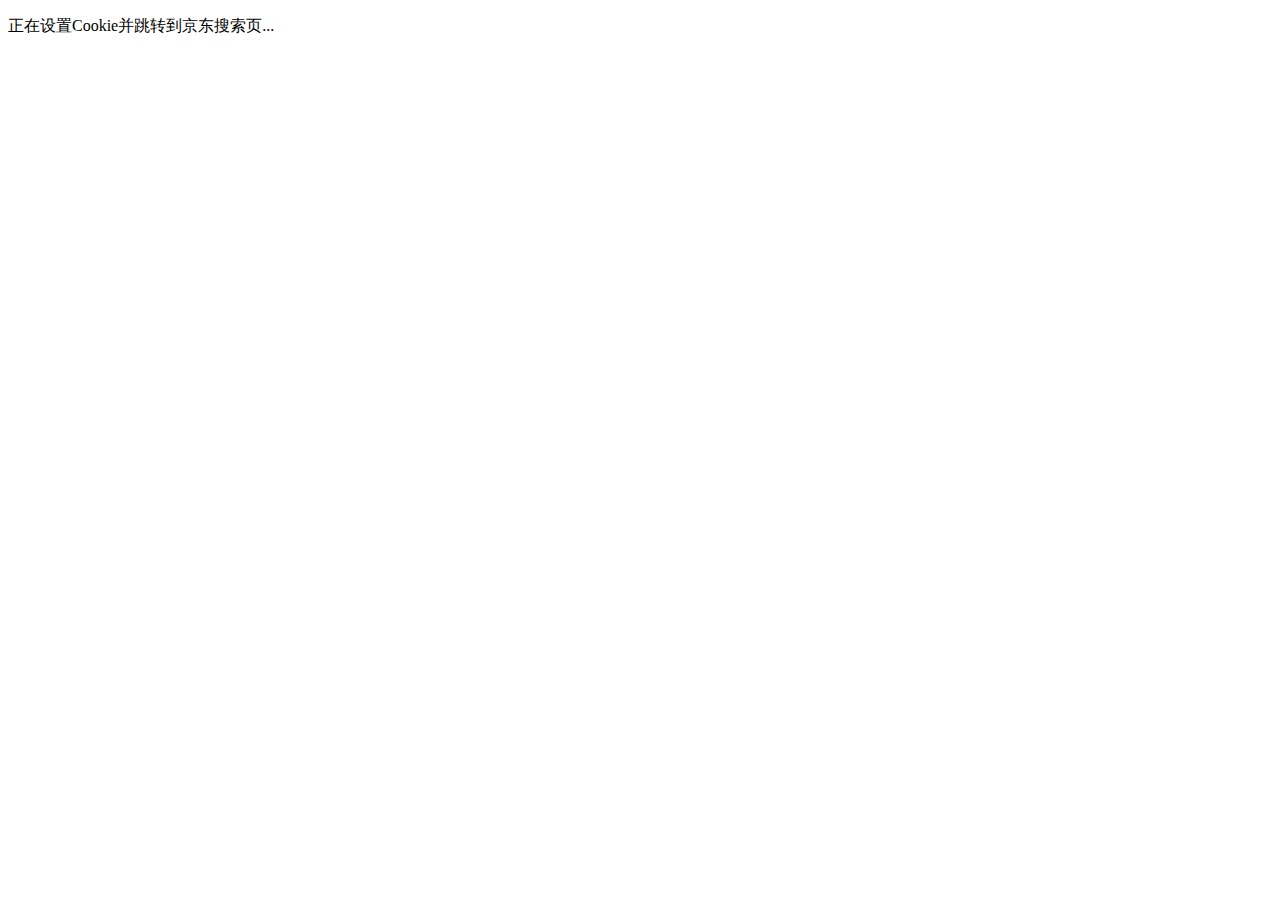
<file: Test.html>
<!DOCTYPE html>
<html>
<head>
    <meta charset="UTF-8">
    <title>京东搜索</title>
</head>
<body>
<script>
// 设置Cookie的函数
function setCookies() {
    // 从您提供的Cookie中提取关键部分
    const cookieList = [
        "__jdv=76161171|direct|-|none|-|1765517374914; domain=.jd.com; path=/",
        "__jdu=17655173749131810095648; domain=.jd.com; path=/",
        "pin=jd_lCpwaiFspXEC; domain=.jd.com; path=/",
        "pinId=8SHaZmgmZP84BXEb1KPk3Q; domain=.jd.com; path=/",
        "unick=gt9ar424jr5si7; domain=.jd.com; path=/",
        "_tp=a%2FUzM1R%2FwEJUYWCy9w7LjA%3D%3D; domain=.jd.com; path=/",
        "areaId=1; domain=.jd.com; path=/",
        "ipLoc-djd=1-2800-0-0; domain=.jd.com; path=/",
        "shshshfpa=79f2f482-2adb-cfa9-8197-cab37da61882-1765517377; domain=.jd.com; path=/",
        "TrackID=16ENJG0OUgFW3Q-1MglFfjfwjAV3m_MhIFZLgQvGXGzJec2Y7fymrYHz4NPktzFJLwqb0uYDn2p-c4cx39CSpuhNEQ6u4xSSGJe_aC9bE4Sg; domain=.jd.com; path=/",
        "thor=[base64]; domain=.jd.com; path=/",
        "__jda=76161171.17655173749131810095648.1765517375.1765517375.1765517375.1; domain=.jd.com; path=/",
        "guid=965dd2925aed68a95c0c4a2eaa5afbd31cc7bc691713aac21051244f36274033; domain=.jd.com; path=/",
        "sdtoken=AAbEsBpEIOVjqTAKCQtvQu17g0Qv2JriNuiZA95x-t0HAHPnn1wJFBuZ1vudCTQqXHHrsWM9KL2BTfJH-xuybFoFCzKWhfFKCTQu7w5rBbmFczdLGOwygezCx96YI5Hsx4S5Olzo0QiVVoSGhlKaqS0KJRu8zg; domain=.jd.com; path=/"
    ];

    // 设置每个Cookie
    cookieList.forEach(cookieStr => {
        document.cookie = cookieStr;
    });

    console.log("Cookie设置完成，准备跳转...");

    // 延迟跳转，确保Cookie生效
    setTimeout(() => {
        window.location.href = "https://search.jd.com/Search?keyword=MacPro&enc=utf-8&wq=MacPro&page=1";
    }, 1000);
}

// 页面加载时执行
window.onload = function() {
    setCookies();
};
</script>
<p>正在设置Cookie并跳转到京东搜索页...</p>
</body>
</html>
</file>
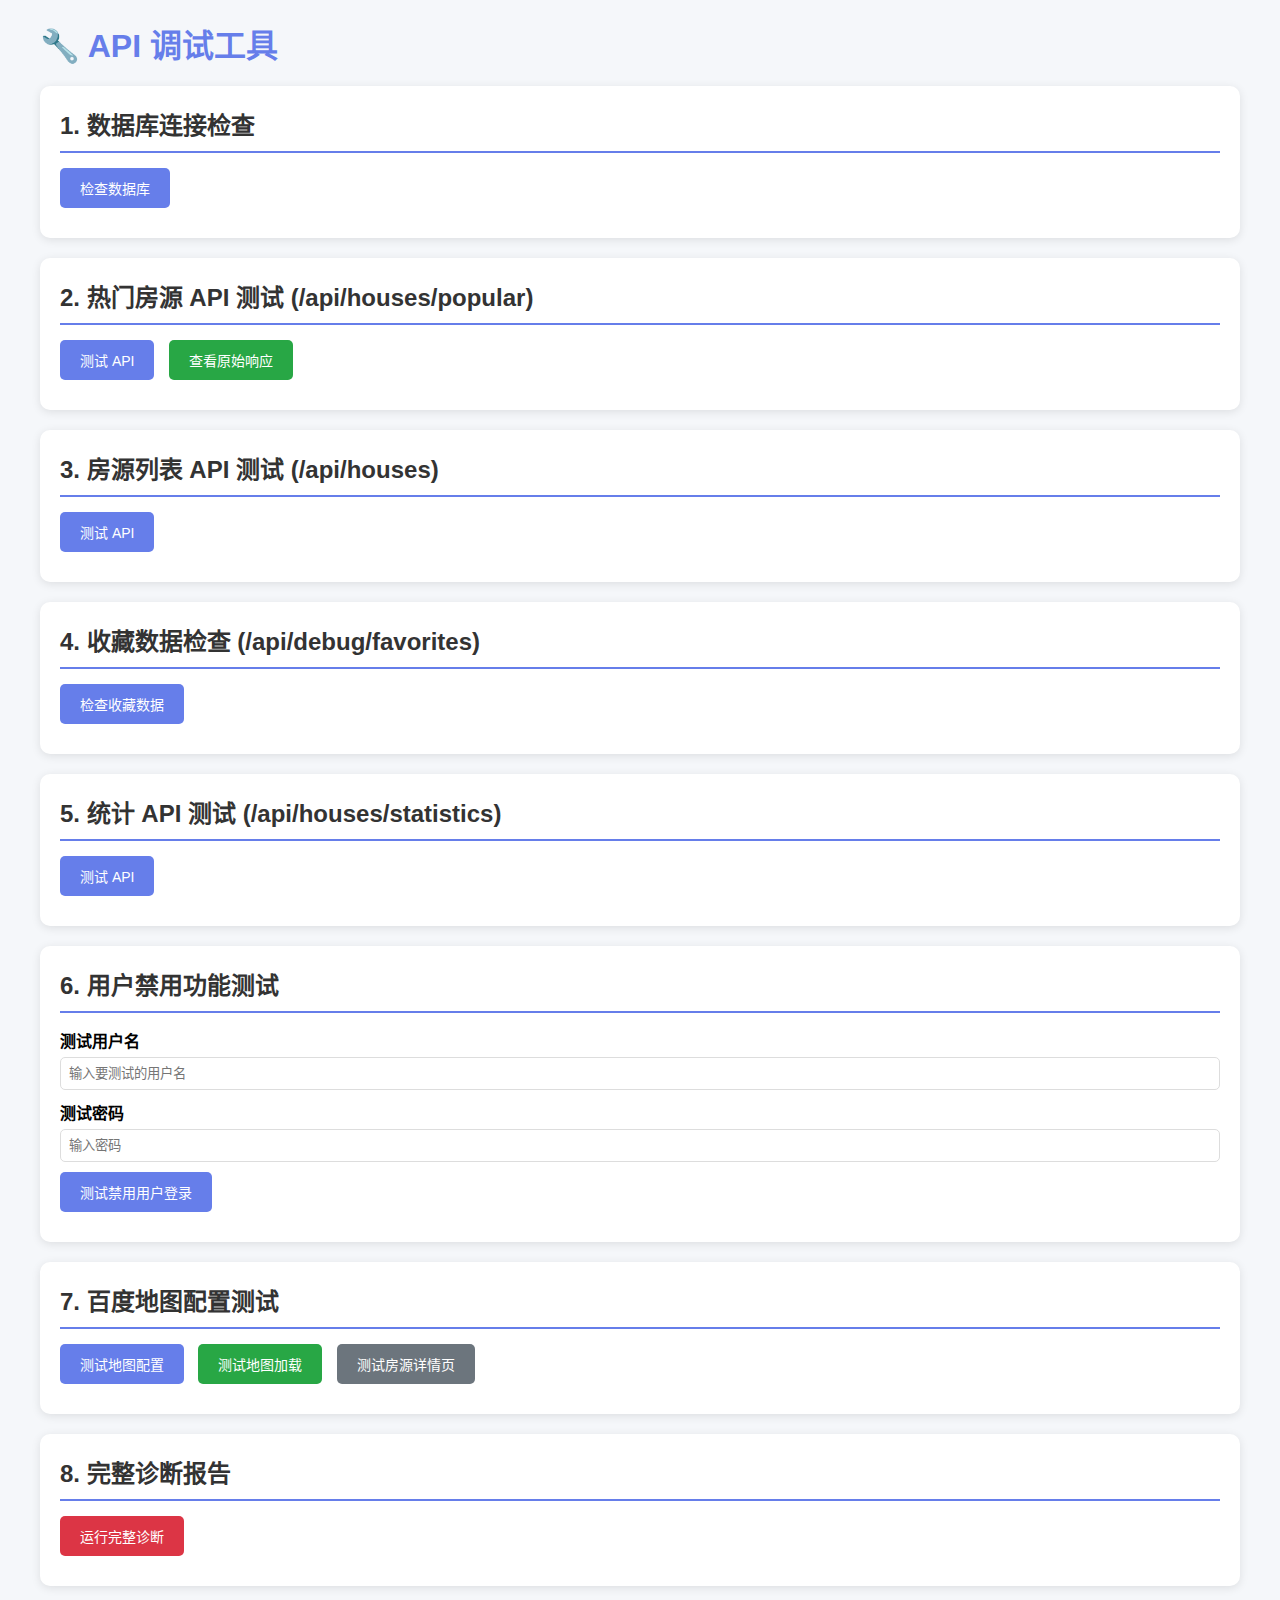
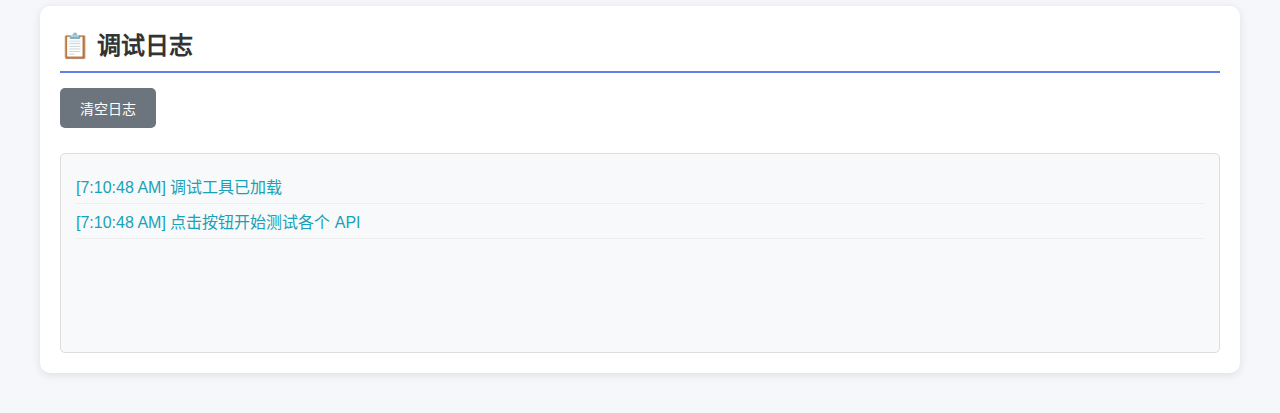
<file: web/resources/web/debug.html>
<!DOCTYPE html>
<html lang="zh-CN">
<head>
    <meta charset="UTF-8">
    <meta name="viewport" content="width=device-width, initial-scale=1.0">
    <title>API 调试工具 - 二手房平台</title>
    <style>
        * { margin: 0; padding: 0; box-sizing: border-box; }
        body {
            font-family: 'Segoe UI', Tahoma, Geneva, Verdana, sans-serif;
            background: #f5f7fa;
            padding: 20px;
        }
        .container { max-width: 1200px; margin: 0 auto; }
        h1 { color: #667eea; margin-bottom: 20px; }
        .section {
            background: white;
            border-radius: 10px;
            padding: 20px;
            margin-bottom: 20px;
            box-shadow: 0 2px 10px rgba(0,0,0,0.1);
        }
        .section h2 {
            color: #333;
            margin-bottom: 15px;
            padding-bottom: 10px;
            border-bottom: 2px solid #667eea;
        }
        .btn {
            padding: 10px 20px;
            border: none;
            border-radius: 5px;
            cursor: pointer;
            font-size: 14px;
            margin-right: 10px;
            margin-bottom: 10px;
        }
        .btn-primary { background: #667eea; color: white; }
        .btn-success { background: #28a745; color: white; }
        .btn-danger { background: #dc3545; color: white; }
        .btn:hover { opacity: 0.9; }
        .result {
            background: #f8f9fa;
            border: 1px solid #ddd;
            border-radius: 5px;
            padding: 15px;
            margin-top: 15px;
            max-height: 400px;
            overflow-y: auto;
        }
        .result pre {
            white-space: pre-wrap;
            word-wrap: break-word;
            font-family: 'Consolas', monospace;
            font-size: 13px;
        }
        .status { padding: 5px 10px; border-radius: 3px; display: inline-block; margin-bottom: 10px; }
        .status.success { background: #d4edda; color: #155724; }
        .status.error { background: #f8d7da; color: #721c24; }
        .status.pending { background: #fff3cd; color: #856404; }
        .log-entry { padding: 5px 0; border-bottom: 1px solid #eee; }
        .log-entry.error { color: #dc3545; }
        .log-entry.success { color: #28a745; }
        .log-entry.info { color: #17a2b8; }
        table { width: 100%; border-collapse: collapse; margin-top: 10px; }
        th, td { padding: 10px; text-align: left; border-bottom: 1px solid #ddd; }
        th { background: #f8f9fa; }
        .input-group { margin-bottom: 10px; }
        .input-group label { display: block; margin-bottom: 5px; font-weight: 600; }
        .input-group input, .input-group select {
            width: 100%;
            padding: 8px;
            border: 1px solid #ddd;
            border-radius: 5px;
        }
    </style>
</head>
<body>
    <div class="container">
        <h1>🔧 API 调试工具</h1>
        
        <!-- 数据库连接检查 -->
        <div class="section">
            <h2>1. 数据库连接检查</h2>
            <button class="btn btn-primary" onclick="checkDatabase()">检查数据库</button>
            <div id="dbResult" class="result" style="display:none;"></div>
        </div>
        
        <!-- 热门房源 API 测试 -->
        <div class="section">
            <h2>2. 热门房源 API 测试 (/api/houses/popular)</h2>
            <button class="btn btn-primary" onclick="testPopularHouses()">测试 API</button>
            <button class="btn btn-success" onclick="testPopularHousesRaw()">查看原始响应</button>
            <div id="popularResult" class="result" style="display:none;"></div>
        </div>
        
        <!-- 房源列表 API 测试 -->
        <div class="section">
            <h2>3. 房源列表 API 测试 (/api/houses)</h2>
            <button class="btn btn-primary" onclick="testHousesList()">测试 API</button>
            <div id="housesResult" class="result" style="display:none;"></div>
        </div>
        
        <!-- 收藏数据检查 -->
        <div class="section">
            <h2>4. 收藏数据检查 (/api/debug/favorites)</h2>
            <button class="btn btn-primary" onclick="testFavorites()">检查收藏数据</button>
            <div id="favoritesResult" class="result" style="display:none;"></div>
        </div>
        
        <!-- 统计 API 测试 -->
        <div class="section">
            <h2>5. 统计 API 测试 (/api/houses/statistics)</h2>
            <button class="btn btn-primary" onclick="testStatistics()">测试 API</button>
            <div id="statsResult" class="result" style="display:none;"></div>
        </div>
        
        <!-- 用户禁用功能测试 -->
        <div class="section">
            <h2>6. 用户禁用功能测试</h2>
            <div class="input-group">
                <label>测试用户名</label>
                <input type="text" id="testUsername" placeholder="输入要测试的用户名">
            </div>
            <div class="input-group">
                <label>测试密码</label>
                <input type="password" id="testPassword" placeholder="输入密码">
            </div>
            <button class="btn btn-primary" onclick="testDisabledLogin()">测试禁用用户登录</button>
            <div id="disabledLoginResult" class="result" style="display:none;"></div>
        </div>
        
        <!-- 百度地图配置测试 -->
        <div class="section">
            <h2>7. 百度地图配置测试</h2>
            <button class="btn btn-primary" onclick="testBaiduMapConfig()">测试地图配置</button>
            <button class="btn btn-success" onclick="testBaiduMapLoad()">测试地图加载</button>
            <button class="btn btn-secondary" onclick="testHouseDetailPage()" style="background:#6c757d;color:white;">测试房源详情页</button>
            <div id="baiduMapResult" class="result" style="display:none;"></div>
        </div>
        
        <!-- 完整诊断 -->
        <div class="section">
            <h2>8. 完整诊断报告</h2>
            <button class="btn btn-danger" onclick="runFullDiagnosis()">运行完整诊断</button>
            <div id="diagnosisResult" class="result" style="display:none;"></div>
        </div>
        
        <!-- 日志 -->
        <div class="section">
            <h2>📋 调试日志</h2>
            <button class="btn btn-secondary" onclick="clearLogs()" style="background:#6c757d;color:white;">清空日志</button>
            <div id="logs" class="result" style="display:block; min-height: 200px;"></div>
        </div>
    </div>
    
    <script>
        function log(message, type = 'info') {
            const logs = document.getElementById('logs');
            const entry = document.createElement('div');
            entry.className = `log-entry ${type}`;
            entry.textContent = `[${new Date().toLocaleTimeString()}] ${message}`;
            logs.appendChild(entry);
            logs.scrollTop = logs.scrollHeight;
        }
        
        function clearLogs() {
            document.getElementById('logs').innerHTML = '';
        }
        
        async function fetchAPI(url, options = {}) {
            log(`请求: ${options.method || 'GET'} ${url}`);
            const startTime = Date.now();
            try {
                const response = await fetch(url, {
                    ...options,
                    headers: {
                        'Content-Type': 'application/json',
                        ...options.headers
                    }
                });
                const elapsed = Date.now() - startTime;
                log(`响应: ${response.status} ${response.statusText} (${elapsed}ms)`, response.ok ? 'success' : 'error');
                
                const text = await response.text();
                try {
                    return { success: true, data: JSON.parse(text), raw: text, status: response.status };
                } catch (e) {
                    return { success: true, data: null, raw: text, status: response.status, parseError: e.message };
                }
            } catch (error) {
                log(`错误: ${error.message}`, 'error');
                return { success: false, error: error.message };
            }
        }
        
        function showResult(elementId, content) {
            const el = document.getElementById(elementId);
            el.style.display = 'block';
            el.innerHTML = content;
        }
        
        async function checkDatabase() {
            log('检查数据库连接...');
            const result = await fetchAPI('/api/houses?limit=1');
            let html = '';
            if (result.success && result.data && result.data.success) {
                html = `<div class="status success">✅ 数据库连接正常</div>`;
                html += `<pre>${JSON.stringify(result.data, null, 2)}</pre>`;
                log('数据库连接正常', 'success');
            } else {
                html = `<div class="status error">❌ 数据库连接失败</div>`;
                html += `<pre>${JSON.stringify(result, null, 2)}</pre>`;
                log('数据库连接失败', 'error');
            }
            showResult('dbResult', html);
        }
        
        async function testPopularHouses() {
            log('测试热门房源 API...');
            const result = await fetchAPI('/api/houses/popular');
            let html = '';
            
            if (result.success) {
                if (result.data && result.data.success) {
                    const houses = result.data.data || [];
                    html = `<div class="status success">✅ API 调用成功</div>`;
                    html += `<p><strong>返回房源数量:</strong> ${houses.length}</p>`;
                    
                    if (houses.length > 0) {
                        html += `<table>
                            <tr><th>#</th><th>ID</th><th>标题</th><th>小区</th><th>收藏数</th><th>价格</th></tr>`;
                        houses.forEach((h, i) => {
                            html += `<tr>
                                <td>${i+1}</td>
                                <td>${h.ID || h.id || '-'}</td>
                                <td>${h.houseTitle || '-'}</td>
                                <td>${h.communityName || '-'}</td>
                                <td>${h.favorite_count || 0}</td>
                                <td>${h.price || '-'}万</td>
                            </tr>`;
                        });
                        html += `</table>`;
                        log(`成功获取 ${houses.length} 条热门房源`, 'success');
                    } else {
                        html += `<div class="status error">⚠️ 返回数据为空数组</div>`;
                        log('返回数据为空', 'error');
                    }
                } else {
                    html = `<div class="status error">❌ API 返回失败</div>`;
                    html += `<pre>${JSON.stringify(result.data, null, 2)}</pre>`;
                    log('API 返回失败: ' + (result.data?.message || '未知错误'), 'error');
                }
            } else {
                html = `<div class="status error">❌ 请求失败: ${result.error}</div>`;
            }
            
            showResult('popularResult', html);
        }
        
        async function testPopularHousesRaw() {
            log('获取热门房源原始响应...');
            const result = await fetchAPI('/api/houses/popular');
            let html = `<div class="status ${result.success ? 'success' : 'error'}">
                HTTP ${result.status || 'N/A'}
            </div>`;
            html += `<p><strong>原始响应:</strong></p>`;
            html += `<pre>${result.raw || result.error || '无数据'}</pre>`;
            
            if (result.parseError) {
                html += `<div class="status error">JSON 解析错误: ${result.parseError}</div>`;
            }
            
            showResult('popularResult', html);
        }
        
        async function testHousesList() {
            log('测试房源列表 API...');
            const result = await fetchAPI('/api/houses?limit=5');
            let html = '';
            
            if (result.success && result.data && result.data.success) {
                const houses = result.data.data || [];
                html = `<div class="status success">✅ API 调用成功</div>`;
                html += `<p><strong>返回房源数量:</strong> ${houses.length}</p>`;
                
                if (houses.length > 0) {
                    html += `<p><strong>第一条数据字段:</strong></p>`;
                    html += `<pre>${JSON.stringify(Object.keys(houses[0]), null, 2)}</pre>`;
                    html += `<p><strong>第一条数据内容:</strong></p>`;
                    html += `<pre>${JSON.stringify(houses[0], null, 2)}</pre>`;
                    log(`成功获取 ${houses.length} 条房源`, 'success');
                }
            } else {
                html = `<div class="status error">❌ API 调用失败</div>`;
                html += `<pre>${JSON.stringify(result, null, 2)}</pre>`;
            }
            
            showResult('housesResult', html);
        }
        
        async function testFavorites() {
            log('检查收藏数据...');
            const result = await fetchAPI('/api/debug/favorites');
            let html = '';
            
            if (result.success && result.data) {
                html = `<div class="status success">✅ 调试接口响应</div>`;
                html += `<pre>${JSON.stringify(result.data, null, 2)}</pre>`;
            } else {
                html = `<div class="status error">❌ 调试接口不可用 (可能需要添加)</div>`;
                html += `<pre>${JSON.stringify(result, null, 2)}</pre>`;
                log('调试接口不可用', 'error');
            }
            
            showResult('favoritesResult', html);
        }
        
        async function testStatistics() {
            log('测试统计 API...');
            const result = await fetchAPI('/api/houses/statistics');
            let html = '';
            
            if (result.success && result.data) {
                html = `<div class="status success">✅ API 调用成功</div>`;
                html += `<pre>${JSON.stringify(result.data, null, 2)}</pre>`;
                log('统计 API 正常', 'success');
            } else {
                html = `<div class="status error">❌ API 调用失败</div>`;
                html += `<pre>${JSON.stringify(result, null, 2)}</pre>`;
            }
            
            showResult('statsResult', html);
        }
        
        async function testDisabledLogin() {
            const username = document.getElementById('testUsername').value;
            const password = document.getElementById('testPassword').value;
            
            if (!username || !password) {
                showResult('disabledLoginResult', '<div class="status error">请输入用户名和密码</div>');
                return;
            }
            
            log(`测试用户 ${username} 登录...`);
            
            const result = await fetchAPI('/api/login', {
                method: 'POST',
                body: JSON.stringify({ username, password })
            });
            
            let html = '';
            if (result.success && result.data) {
                if (result.data.success) {
                    html = `<div class="status error">❌ 测试失败：禁用用户仍然能登录！</div>`;
                    html += `<p>登录成功，但用户应该被禁用。请检查：</p>`;
                    html += `<ul>
                        <li>用户是否确实被禁用 (is_disabled = 1)</li>
                        <li>服务器代码是否已更新</li>
                        <li>getUserByUsername 是否返回 is_disabled 字段</li>
                    </ul>`;
                    html += `<pre>${JSON.stringify(result.data, null, 2)}</pre>`;
                    log('禁用用户仍能登录 - 测试失败', 'error');
                } else {
                    const message = result.data.message || '';
                    if (message.includes('禁用') || message.includes('disabled')) {
                        html = `<div class="status success">✅ 测试成功：禁用用户无法登录</div>`;
                        html += `<p>错误消息: ${message}</p>`;
                        log('禁用用户正确拦截 - 测试成功', 'success');
                    } else if (message.includes('密码错误') || message.includes('用户名')) {
                        html = `<div class="status pending">⚠️ 用户名或密码错误</div>`;
                        html += `<p>无法测试禁用功能，请检查用户名和密码</p>`;
                        log('用户名或密码错误', 'error');
                    } else {
                        html = `<div class="status pending">❓ 未知登录失败原因</div>`;
                        html += `<p>消息: ${message}</p>`;
                    }
                }
                html += `<pre>${JSON.stringify(result.data, null, 2)}</pre>`;
            } else {
                html = `<div class="status error">❌ 请求失败: ${result.error}</div>`;
            }
            
            showResult('disabledLoginResult', html);
        }
        
        async function testBaiduMapConfig() {
            log('测试百度地图配置...');
            const result = await fetchAPI('/api/config');
            let html = '';
            
            if (result.success && result.data) {
                if (result.data.success && result.data.data && result.data.data.baidu_map) {
                    const apiKey = result.data.data.baidu_map.api_key;
                    html = `<div class="status success">✅ 百度地图配置正常</div>`;
                    html += `<p><strong>API Key:</strong> ${apiKey ? apiKey.substring(0, 10) + '...' : '未配置'}</p>`;
                    if (!apiKey || apiKey === 'YOUR_BAIDU_MAP_AK') {
                        html += `<div class="status error">⚠️ 警告: API Key 未正确配置</div>`;
                        html += `<p>请在 config/config.json 中配置真实的百度地图 API Key</p>`;
                    }
                    html += `<pre>${JSON.stringify(result.data, null, 2)}</pre>`;
                    log('百度地图配置获取成功', 'success');
                } else {
                    html = `<div class="status error">❌ 百度地图配置缺失</div>`;
                    html += `<pre>${JSON.stringify(result.data, null, 2)}</pre>`;
                    log('百度地图配置缺失', 'error');
                }
            } else {
                html = `<div class="status error">❌ 获取配置失败: ${result.error}</div>`;
            }
            
            showResult('baiduMapResult', html);
        }
        
        async function testBaiduMapLoad() {
            log('测试百度地图API加载...');
            let html = '';
            
            try {
                // 获取配置
                const configResult = await fetchAPI('/api/config');
                if (!configResult.success || !configResult.data?.success) {
                    html = `<div class="status error">❌ 无法获取配置</div>`;
                    showResult('baiduMapResult', html);
                    return;
                }
                
                const apiKey = configResult.data.data?.baidu_map?.api_key;
                if (!apiKey) {
                    html = `<div class="status error">❌ API Key 未配置</div>`;
                    showResult('baiduMapResult', html);
                    return;
                }
                
                html = `<div class="status pending">⏳ 正在加载百度地图API...</div>`;
                html += `<p>API Key: ${apiKey.substring(0, 10)}...</p>`;
                showResult('baiduMapResult', html);
                
                // 动态加载百度地图脚本
                const script = document.createElement('script');
                script.src = `https://api.map.baidu.com/api?v=3.0&ak=${apiKey}`;
                
                script.onload = () => {
                    html = `<div class="status success">✅ 百度地图API加载成功</div>`;
                    html += `<p>BMap对象: ${typeof BMap !== 'undefined' ? '已定义' : '未定义'}</p>`;
                    html += `<p>可以在房源详情页正常使用地图功能</p>`;
                    showResult('baiduMapResult', html);
                    log('百度地图API加载成功', 'success');
                };
                
                script.onerror = () => {
                    html = `<div class="status error">❌ 百度地图API加载失败</div>`;
                    html += `<p>可能原因:</p>`;
                    html += `<ul>
                        <li>API Key 无效或已过期</li>
                        <li>网络连接问题</li>
                        <li>百度地图服务不可用</li>
                    </ul>`;
                    showResult('baiduMapResult', html);
                    log('百度地图API加载失败', 'error');
                };
                
                document.head.appendChild(script);
                
            } catch (error) {
                html = `<div class="status error">❌ 测试失败: ${error.message}</div>`;
                showResult('baiduMapResult', html);
            }
        }
        
        async function testHouseDetailPage() {
            log('测试房源详情页地图功能...');
            let html = '';
            
            // 1. 检查是否有房源
            const housesResult = await fetchAPI('/api/houses?limit=1');
            if (!housesResult.success || !housesResult.data?.success || !housesResult.data.data?.length) {
                html = `<div class="status error">❌ 没有房源数据，无法测试</div>`;
                html += `<p>请先导入房源数据</p>`;
                showResult('baiduMapResult', html);
                return;
            }
            
            const firstHouse = housesResult.data.data[0];
            html = `<div class="status success">✅ 找到测试房源</div>`;
            html += `<p><strong>房源ID:</strong> ${firstHouse.ID}</p>`;
            html += `<p><strong>标题:</strong> ${firstHouse.houseTitle}</p>`;
            html += `<p><strong>小区:</strong> ${firstHouse.communityName}</p>`;
            
            // 2. 检查地图配置
            const configResult = await fetchAPI('/api/config');
            if (!configResult.success || !configResult.data?.success) {
                html += `<div class="status error">❌ 地图配置获取失败</div>`;
                showResult('baiduMapResult', html);
                return;
            }
            
            const apiKey = configResult.data.data?.baidu_map?.api_key;
            html += `<div class="status success">✅ 地图配置正常</div>`;
            html += `<p><strong>API Key:</strong> ${apiKey ? apiKey.substring(0, 10) + '...' : '未配置'}</p>`;
            
            // 3. 打开房源详情页
            html += `<div class="status pending">📍 可以测试房源详情页了</div>`;
            html += `<p><a href="/house-detail.html?id=${firstHouse.ID}" target="_blank" style="color:#667eea;font-weight:600;">
                点击这里打开房源详情页 →
            </a></p>`;
            html += `<p style="margin-top:1rem;"><strong>调试步骤:</strong></p>`;
            html += `<ol style="margin-left:2rem;">
                <li>点击上方链接打开房源详情页</li>
                <li>按F12打开浏览器开发者工具</li>
                <li>查看Console标签页的日志输出</li>
                <li>检查是否有以下日志：
                    <ul>
                        <li>"获取百度地图配置..."</li>
                        <li>"开始加载百度地图脚本..."</li>
                        <li>"百度地图加载成功"</li>
                        <li>"initMap 被调用，地址: xxx"</li>
                    </ul>
                </li>
                <li>查看地图是否正常显示</li>
            </ol>`;
            
            showResult('baiduMapResult', html);
            log('房源详情页测试信息已生成', 'success');
        }
        
        async function runFullDiagnosis() {
            log('开始完整诊断...', 'info');
            let report = [];
            
            // 1. 检查房源列表
            report.push('=== 1. 房源列表检查 ===');
            const houses = await fetchAPI('/api/houses?limit=100');
            if (houses.success && houses.data?.success) {
                const count = houses.data.data?.length || 0;
                report.push(`✅ 房源总数: ${count}`);
                if (count === 0) {
                    report.push('⚠️ 警告: 数据库中没有房源数据！');
                }
            } else {
                report.push('❌ 房源列表获取失败');
            }
            
            // 2. 检查热门房源
            report.push('\n=== 2. 热门房源检查 ===');
            const popular = await fetchAPI('/api/houses/popular');
            report.push(`HTTP 状态: ${popular.status}`);
            report.push(`响应内容: ${popular.raw?.substring(0, 500) || '空'}`);
            if (popular.success && popular.data?.success) {
                const count = popular.data.data?.length || 0;
                report.push(`✅ 热门房源数: ${count}`);
                if (count > 0) {
                    report.push('第一条数据:');
                    report.push(JSON.stringify(popular.data.data[0], null, 2));
                }
            } else {
                report.push('❌ 热门房源获取失败');
                report.push('错误信息: ' + (popular.data?.message || popular.error || '未知'));
            }
            
            // 3. 检查统计数据
            report.push('\n=== 3. 统计数据检查 ===');
            const stats = await fetchAPI('/api/houses/statistics');
            if (stats.success && stats.data?.success) {
                report.push('✅ 统计数据正常');
                report.push(JSON.stringify(stats.data.data, null, 2));
            } else {
                report.push('❌ 统计数据获取失败');
            }
            
            // 4. 总结
            report.push('\n=== 诊断总结 ===');
            const housesOk = houses.success && houses.data?.success && (houses.data.data?.length || 0) > 0;
            const popularOk = popular.success && popular.data?.success && (popular.data.data?.length || 0) > 0;
            
            if (!housesOk) {
                report.push('❌ 问题: 没有房源数据，请先导入房源');
            }
            if (housesOk && !popularOk) {
                report.push('❌ 问题: 有房源但热门房源为空');
                report.push('   可能原因:');
                report.push('   1. /api/houses/popular 路由未正确匹配');
                report.push('   2. getPopularHouses() SQL 查询出错');
                report.push('   3. 服务器代码未更新');
            }
            if (housesOk && popularOk) {
                report.push('✅ 所有检查通过！');
            }
            
            log('诊断完成', 'success');
            showResult('diagnosisResult', `<pre>${report.join('\n')}</pre>`);
        }
        
        // 页面加载时自动运行简单检查
        window.onload = function() {
            log('调试工具已加载');
            log('点击按钮开始测试各个 API');
        };
    </script>
</body>
</html>
</file>
